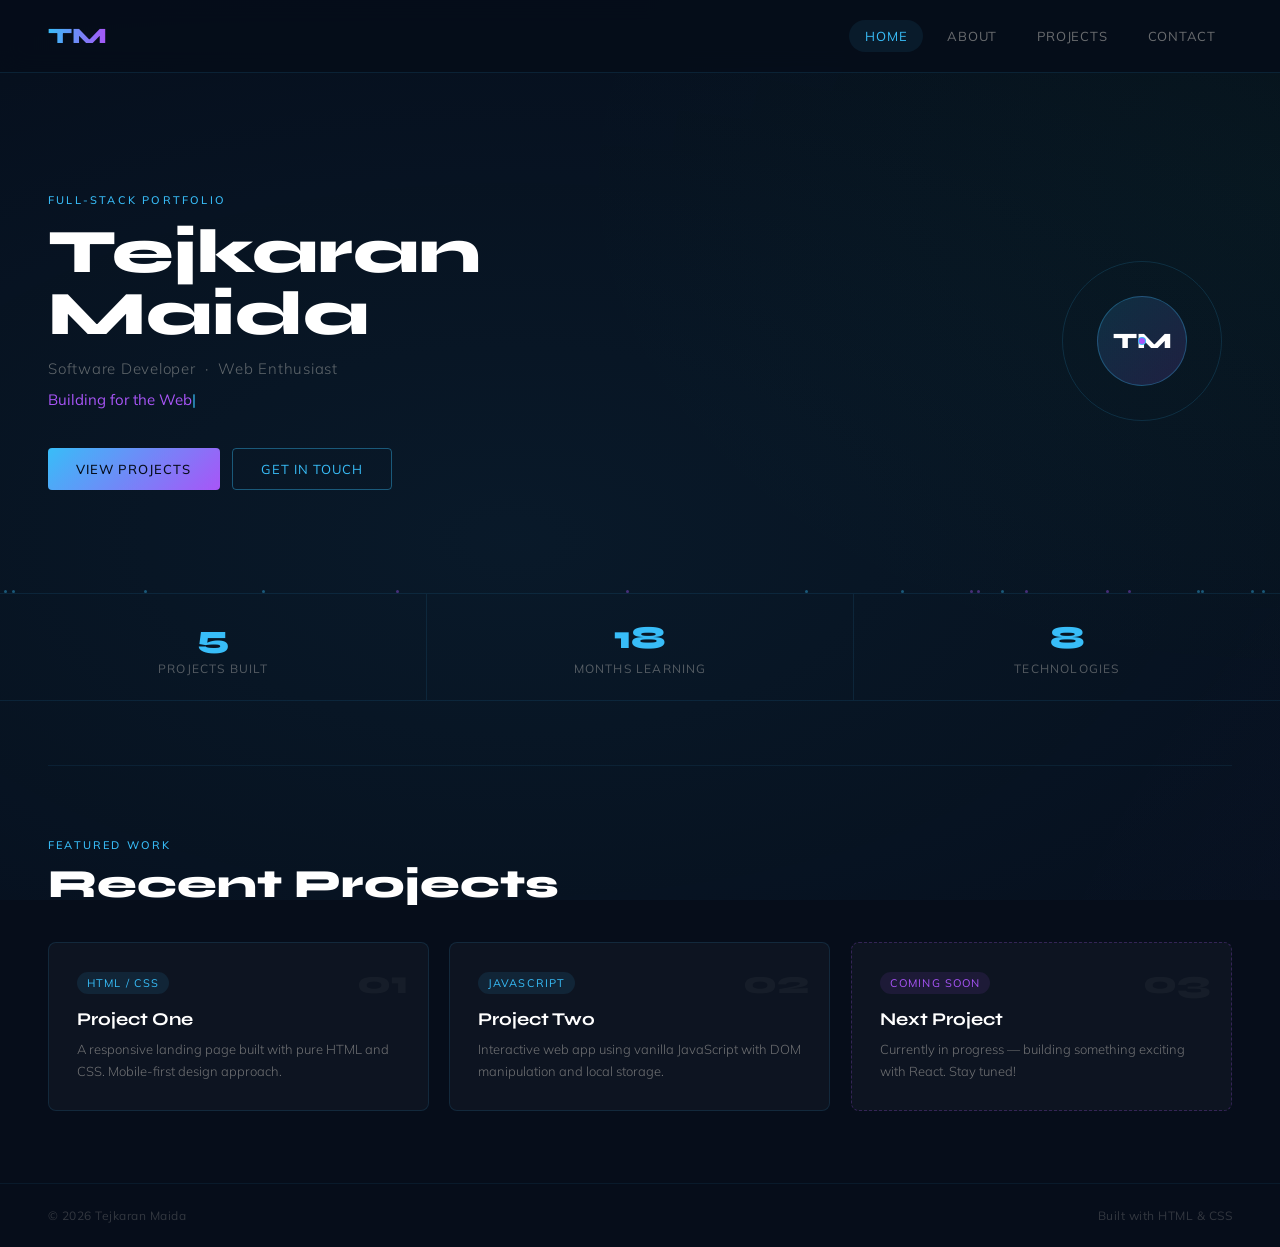
<file: files/index.html>
<!DOCTYPE html>
<html lang="en">
<head>
  <meta charset="UTF-8">
  <meta name="viewport" content="width=device-width, initial-scale=1.0">
  <title>Tejkaran Maida — Portfolio</title>
  <link rel="stylesheet" href="style.css">
  <style>
    /* ===== HOME PAGE SPECIFIC ===== */

    .hero-wrap {
      min-height: 520px;
      display: grid;
      grid-template-columns: 1fr auto;
      align-items: center;
      gap: 40px;
      padding: 80px 48px 64px;
      position: relative;
      z-index: 1;
    }

    #particles {
      position: absolute;
      inset: 0;
      pointer-events: none;
      overflow: hidden;
      z-index: 0;
    }

    .hero-text {
      position: relative;
      z-index: 1;
    }

    .hero-eyebrow {
      font-size: 11px;
      letter-spacing: 0.2em;
      text-transform: uppercase;
      color: var(--cyan);
      margin-bottom: 14px;
      font-weight: 500;
      animation: fadeLeft 0.8s ease both;
    }

    .hero-name {
      font-family: 'Syne', sans-serif;
      font-size: 62px;
      font-weight: 800;
      line-height: 1.0;
      color: #fff;
      margin-bottom: 14px;
      animation: fadeLeft 0.8s 0.15s ease both;
    }

    .hero-role {
      font-size: 15px;
      color: rgba(228, 224, 216, 0.4);
      font-weight: 300;
      letter-spacing: 0.05em;
      margin-bottom: 12px;
      animation: fadeLeft 0.8s 0.25s ease both;
    }

    .typed-line {
      font-size: 15px;
      color: var(--purple);
      margin-bottom: 36px;
      min-height: 22px;
      animation: fadeLeft 0.8s 0.35s ease both;
    }

    .cursor {
      animation: blink 1s infinite;
      color: var(--cyan);
    }

    .hero-cta {
      display: flex;
      gap: 12px;
      animation: fadeLeft 0.8s 0.45s ease both;
    }

    /* ===== ORBIT ===== */
    .orbit-wrap {
      width: 180px;
      height: 180px;
      position: relative;
      z-index: 1;
      display: flex;
      align-items: center;
      justify-content: center;
      animation: fadeRight 0.8s 0.3s ease both;
    }

    .orbit-ring {
      position: absolute;
      width: 160px;
      height: 160px;
      border-radius: 50%;
      border: 0.5px solid rgba(56, 189, 248, 0.15);
    }

    .orbit-dot {
      position: absolute;
      width: 8px;
      height: 8px;
      border-radius: 50%;
      background: var(--cyan);
      top: 50%; left: 50%;
      margin: -4px;
      animation: spinOrbit 4s linear infinite;
    }

    .orbit-dot2 {
      position: absolute;
      width: 6px;
      height: 6px;
      border-radius: 50%;
      background: var(--purple);
      top: 50%; left: 50%;
      margin: -3px;
      animation: spinOrbit 6s linear infinite reverse;
    }

    .orbit-center {
      width: 90px;
      height: 90px;
      border-radius: 50%;
      background: linear-gradient(135deg, rgba(56,189,248,0.15), rgba(168,85,247,0.15));
      border: 0.5px solid rgba(56, 189, 248, 0.3);
      display: flex;
      align-items: center;
      justify-content: center;
      font-family: 'Syne', sans-serif;
      font-size: 22px;
      font-weight: 800;
      color: #fff;
      animation: float 4s ease infinite;
    }

    @media (max-width: 768px) {
      .hero-wrap {
        grid-template-columns: 1fr;
        padding: 48px 24px 40px;
        gap: 40px;
      }
      .hero-name { font-size: 42px; }
      .orbit-wrap { margin: 0 auto; }
      .stats-bar { flex-direction: column; }
      .stat { border-right: none; border-bottom: 0.5px solid rgba(56,189,248,0.1); }
      .stat:last-child { border-bottom: none; }
    }
  </style>
</head>
<body>

  <!-- HEADER -->
  <header>
    <a class="logo" href="index.html">TM</a>
    <nav>
      <a href="index.html" class="active">Home</a>
      <a href="about.html">About</a>
      <a href="projects.html">Projects</a>
      <a href="contact.html">Contact</a>
    </nav>
  </header>

  <!-- HERO -->
  <section class="hero-wrap">
    <div id="particles"></div>

    <div class="hero-text">
      <p class="hero-eyebrow">Full-Stack Portfolio</p>
      <h1 class="hero-name">Tejkaran<br>Maida</h1>
      <p class="hero-role">Software Developer &nbsp;·&nbsp; Web Enthusiast</p>
      <p class="typed-line"><span id="typed"></span><span class="cursor">|</span></p>
      <div class="hero-cta">
        <a href="projects.html" class="btn-primary">View Projects</a>
        <a href="contact.html" class="btn-outline">Get in Touch</a>
      </div>
    </div>

    <div class="orbit-wrap">
      <div class="orbit-ring"></div>
      <div class="orbit-dot"></div>
      <div class="orbit-dot2"></div>
      <div class="orbit-center">TM</div>
    </div>
  </section>

  <!-- STATS BAR -->
  <div class="stats-bar">
    <div class="stat">
      <div class="stat-num" id="c1">0</div>
      <div class="stat-label">Projects Built</div>
    </div>
    <div class="stat">
      <div class="stat-num" id="c2">0</div>
      <div class="stat-label">Months Learning</div>
    </div>
    <div class="stat">
      <div class="stat-num" id="c3">0</div>
      <div class="stat-label">Technologies</div>
    </div>
  </div>

  <div class="divider" style="margin-top: 64px;"></div>

  <!-- MINI PROJECTS PREVIEW -->
  <section class="section-pad">
    <p class="section-eyebrow">Featured Work</p>
    <h2 class="section-title">Recent Projects</h2>
    <div class="proj-grid">
      <a class="proj-card" href="projects.html">
        <span class="proj-tag">HTML / CSS</span>
        <div class="proj-num">01</div>
        <h3>Project One</h3>
        <p>A responsive landing page built with pure HTML and CSS. Mobile-first design approach.</p>
      </a>
      <a class="proj-card" href="projects.html">
        <span class="proj-tag">JavaScript</span>
        <div class="proj-num">02</div>
        <h3>Project Two</h3>
        <p>Interactive web app using vanilla JavaScript with DOM manipulation and local storage.</p>
      </a>
      <a class="proj-card" href="projects.html" style="border-style:dashed; border-color:rgba(168,85,247,0.25);">
        <span class="proj-tag" style="background:rgba(168,85,247,0.1); color:var(--purple);">Coming Soon</span>
        <div class="proj-num">03</div>
        <h3>Next Project</h3>
        <p>Currently in progress — building something exciting with React. Stay tuned!</p>
      </a>
    </div>
  </section>

  <!-- FOOTER -->
  <footer>
    <span>© 2026 Tejkaran Maida</span>
    <span>Built with HTML &amp; CSS</span>
  </footer>

  <script>
    // Typing animation
    const phrases = ['Building for the Web', 'Learning Every Day', 'HTML · CSS · JS', 'Creating Cool Stuff'];
    let pi = 0, ci = 0, del = false;

    function typeLoop() {
      const el = document.getElementById('typed');
      if (!el) return;
      const phrase = phrases[pi];
      if (!del) {
        el.textContent = phrase.slice(0, ci + 1);
        ci++;
        if (ci === phrase.length) { del = true; setTimeout(typeLoop, 1400); return; }
      } else {
        el.textContent = phrase.slice(0, ci - 1);
        ci--;
        if (ci === 0) { del = false; pi = (pi + 1) % phrases.length; }
      }
      setTimeout(typeLoop, del ? 55 : 90);
    }
    typeLoop();

    // Count-up numbers
    function countUp(id, target, dur) {
      const el = document.getElementById(id);
      if (!el) return;
      let start = 0;
      const step = target / 60;
      const t = dur / 60;
      const iv = setInterval(() => {
        start += step;
        if (start >= target) { el.textContent = target; clearInterval(iv); }
        else { el.textContent = Math.floor(start); }
      }, t);
    }
    setTimeout(() => { countUp('c1', 5, 1200); countUp('c2', 18, 1400); countUp('c3', 8, 1000); }, 400);

    // Floating particles
    const pc = document.getElementById('particles');
    if (pc) {
      for (let i = 0; i < 18; i++) {
        const d = document.createElement('div');
        d.className = 'particle';
        d.style.left = Math.random() * 100 + '%';
        d.style.bottom = '0';
        d.style.setProperty('--d', (3 + Math.random() * 5) + 's');
        d.style.setProperty('--dl', (Math.random() * 4) + 's');
        d.style.background = Math.random() > 0.5 ? '#38bdf8' : '#a855f7';
        pc.appendChild(d);
      }
    }
  </script>

</body>
</html>
</file>
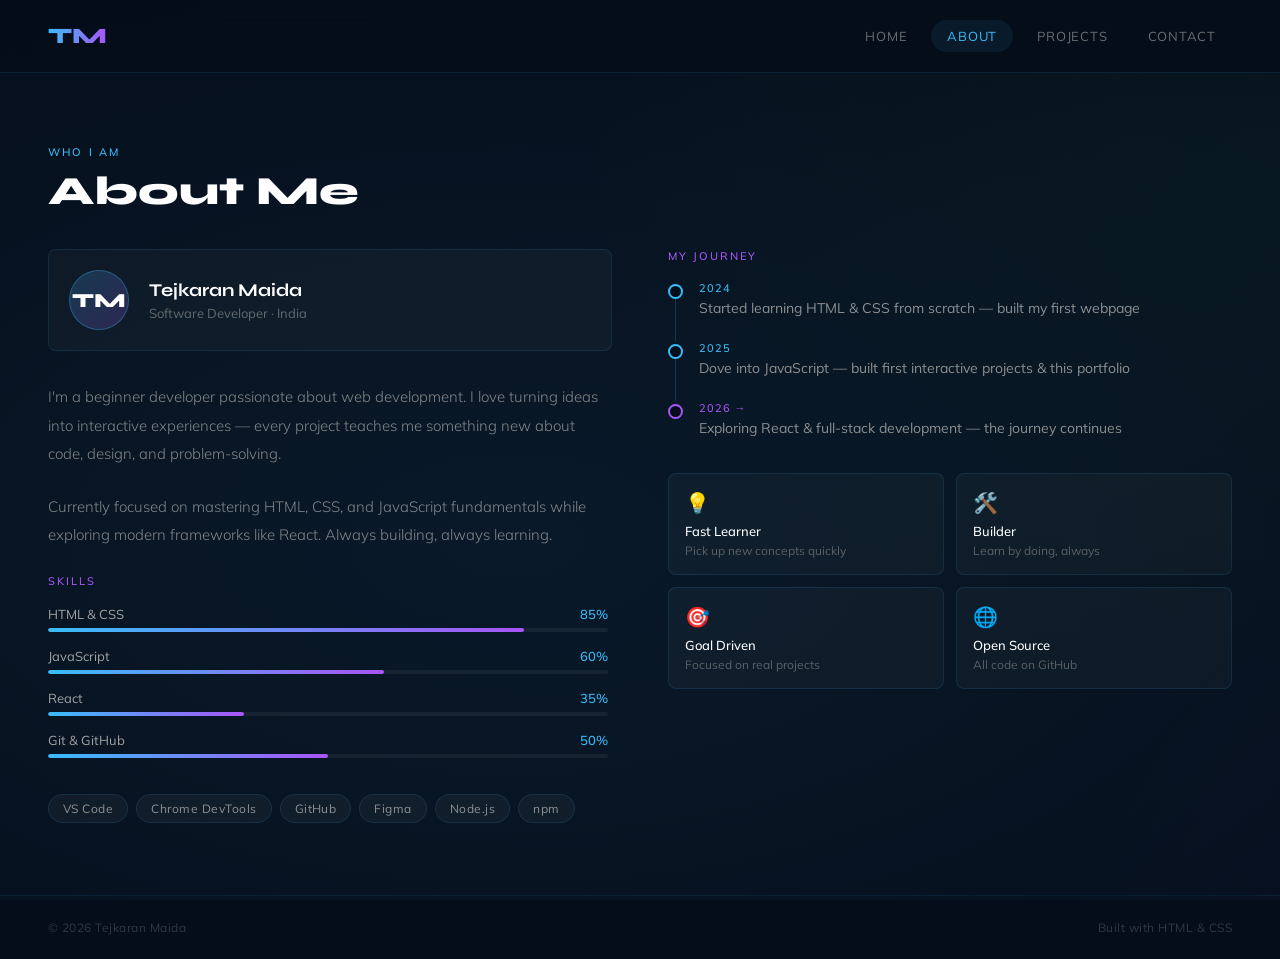
<file: files/about.html>
<!DOCTYPE html>
<html lang="en">
<head>
  <meta charset="UTF-8">
  <meta name="viewport" content="width=device-width, initial-scale=1.0">
  <title>About — Tejkaran Maida</title>
  <link rel="stylesheet" href="style.css">
  <style>
    /* ===== ABOUT PAGE SPECIFIC ===== */

    .about-grid {
      display: grid;
      grid-template-columns: 1fr 1fr;
      gap: 56px;
      align-items: start;
    }

    .about-text {
      font-size: 15px;
      color: rgba(228, 224, 216, 0.55);
      line-height: 1.9;
      font-weight: 300;
      margin-bottom: 24px;
      animation: fadeLeft 0.7s ease both;
    }

    .about-text:nth-child(2) { animation-delay: 0.1s; }

    /* Avatar block */
    .avatar-block {
      display: flex;
      align-items: center;
      gap: 20px;
      padding: 20px;
      background: rgba(255, 255, 255, 0.03);
      border: 0.5px solid var(--border);
      border-radius: 8px;
      margin-bottom: 32px;
      animation: fadeLeft 0.7s 0.2s ease both;
    }

    .avatar-circle {
      width: 60px;
      height: 60px;
      border-radius: 50%;
      background: linear-gradient(135deg, rgba(56,189,248,0.2), rgba(168,85,247,0.2));
      border: 1px solid rgba(56,189,248,0.3);
      display: flex;
      align-items: center;
      justify-content: center;
      font-family: 'Syne', sans-serif;
      font-size: 20px;
      font-weight: 800;
      color: #fff;
      flex-shrink: 0;
      animation: float 4s ease infinite;
    }

    .avatar-info h3 {
      font-family: 'Syne', sans-serif;
      font-size: 18px;
      color: #fff;
      margin-bottom: 4px;
    }

    .avatar-info p {
      font-size: 13px;
      color: rgba(228, 224, 216, 0.4);
    }

    /* Skills */
    .skills-heading {
      font-size: 11px;
      letter-spacing: 0.18em;
      text-transform: uppercase;
      color: var(--purple);
      margin-bottom: 18px;
      font-weight: 500;
    }

    /* Tools badges */
    .tools-wrap {
      display: flex;
      flex-wrap: wrap;
      gap: 8px;
      margin-top: 36px;
      animation: fadeUp 0.7s 0.4s ease both;
    }

    .tool-badge {
      padding: 6px 14px;
      background: rgba(255, 255, 255, 0.04);
      border: 0.5px solid var(--border);
      border-radius: 20px;
      font-size: 12px;
      color: rgba(228, 224, 216, 0.6);
      letter-spacing: 0.04em;
      transition: border-color 0.25s, color 0.25s;
    }

    .tool-badge:hover {
      border-color: var(--cyan);
      color: var(--cyan);
    }

    /* Right column — timeline */
    .timeline-heading {
      font-size: 11px;
      letter-spacing: 0.18em;
      text-transform: uppercase;
      color: var(--purple);
      margin-bottom: 18px;
      font-weight: 500;
      animation: fadeRight 0.7s ease both;
    }

    /* Fun facts */
    .facts-grid {
      display: grid;
      grid-template-columns: 1fr 1fr;
      gap: 12px;
      margin-top: 36px;
      animation: fadeRight 0.7s 0.3s ease both;
    }

    .fact-card {
      padding: 16px;
      background: rgba(255, 255, 255, 0.03);
      border: 0.5px solid var(--border);
      border-radius: 8px;
      transition: border-color 0.25s, transform 0.25s;
    }

    .fact-card:hover {
      border-color: rgba(168, 85, 247, 0.35);
      transform: translateY(-3px);
    }

    .fact-icon {
      font-size: 20px;
      margin-bottom: 8px;
    }

    .fact-title {
      font-size: 13px;
      color: #fff;
      font-weight: 500;
      margin-bottom: 4px;
    }

    .fact-sub {
      font-size: 12px;
      color: rgba(228, 224, 216, 0.35);
    }

    @media (max-width: 768px) {
      .about-grid { grid-template-columns: 1fr; gap: 40px; }
      .facts-grid  { grid-template-columns: 1fr; }
    }
  </style>
</head>
<body>

  <!-- HEADER -->
  <header>
    <a class="logo" href="index.html">TM</a>
    <nav>
      <a href="index.html">Home</a>
      <a href="about.html" class="active">About</a>
      <a href="projects.html">Projects</a>
      <a href="contact.html">Contact</a>
    </nav>
  </header>

  <!-- ABOUT -->
  <section class="section-pad">
    <p class="section-eyebrow">Who I Am</p>
    <h2 class="section-title">About Me</h2>

    <div class="about-grid">

      <!-- LEFT: Bio + Skills -->
      <div>
        <div class="avatar-block">
          <div class="avatar-circle">TM</div>
          <div class="avatar-info">
            <h3>Tejkaran Maida</h3>
            <p>Software Developer · India</p>
          </div>
        </div>

        <p class="about-text">
          I'm a beginner developer passionate about web development. I love turning ideas into
          interactive experiences — every project teaches me something new about code, design,
          and problem-solving.
        </p>
        <p class="about-text">
          Currently focused on mastering HTML, CSS, and JavaScript fundamentals while exploring
          modern frameworks like React. Always building, always learning.
        </p>

        <p class="skills-heading">Skills</p>
        <div class="skill-list">
          <div class="skill-row">
            <div class="skill-top"><span class="skill-name">HTML &amp; CSS</span><span class="skill-pct">85%</span></div>
            <div class="skill-track"><div class="skill-fill" style="--w:85%;"></div></div>
          </div>
          <div class="skill-row">
            <div class="skill-top"><span class="skill-name">JavaScript</span><span class="skill-pct">60%</span></div>
            <div class="skill-track"><div class="skill-fill" style="--w:60%; animation-delay:0.15s;"></div></div>
          </div>
          <div class="skill-row">
            <div class="skill-top"><span class="skill-name">React</span><span class="skill-pct">35%</span></div>
            <div class="skill-track"><div class="skill-fill" style="--w:35%; animation-delay:0.3s;"></div></div>
          </div>
          <div class="skill-row">
            <div class="skill-top"><span class="skill-name">Git &amp; GitHub</span><span class="skill-pct">50%</span></div>
            <div class="skill-track"><div class="skill-fill" style="--w:50%; animation-delay:0.45s;"></div></div>
          </div>
        </div>

        <div class="tools-wrap">
          <span class="tool-badge">VS Code</span>
          <span class="tool-badge">Chrome DevTools</span>
          <span class="tool-badge">GitHub</span>
          <span class="tool-badge">Figma</span>
          <span class="tool-badge">Node.js</span>
          <span class="tool-badge">npm</span>
        </div>
      </div>

      <!-- RIGHT: Timeline + Facts -->
      <div>
        <p class="timeline-heading">My Journey</p>
        <div class="timeline">
          <div class="tl-item">
            <div class="tl-dot"></div>
            <div class="tl-line"></div>
            <div>
              <div class="tl-year">2024</div>
              <div class="tl-event">Started learning HTML &amp; CSS from scratch — built my first webpage</div>
            </div>
          </div>
          <div class="tl-item">
            <div class="tl-dot"></div>
            <div class="tl-line"></div>
            <div>
              <div class="tl-year">2025</div>
              <div class="tl-event">Dove into JavaScript — built first interactive projects &amp; this portfolio</div>
            </div>
          </div>
          <div class="tl-item" style="padding-bottom:0;">
            <div class="tl-dot purple"></div>
            <div>
              <div class="tl-year purple">2026 →</div>
              <div class="tl-event">Exploring React &amp; full-stack development — the journey continues</div>
            </div>
          </div>
        </div>

        <div class="facts-grid">
          <div class="fact-card">
            <div class="fact-icon">💡</div>
            <div class="fact-title">Fast Learner</div>
            <div class="fact-sub">Pick up new concepts quickly</div>
          </div>
          <div class="fact-card">
            <div class="fact-icon">🛠️</div>
            <div class="fact-title">Builder</div>
            <div class="fact-sub">Learn by doing, always</div>
          </div>
          <div class="fact-card">
            <div class="fact-icon">🎯</div>
            <div class="fact-title">Goal Driven</div>
            <div class="fact-sub">Focused on real projects</div>
          </div>
          <div class="fact-card">
            <div class="fact-icon">🌐</div>
            <div class="fact-title">Open Source</div>
            <div class="fact-sub">All code on GitHub</div>
          </div>
        </div>
      </div>

    </div>
  </section>

  <!-- FOOTER -->
  <footer>
    <span>© 2026 Tejkaran Maida</span>
    <span>Built with HTML &amp; CSS</span>
  </footer>

</body>
</html>
</file>
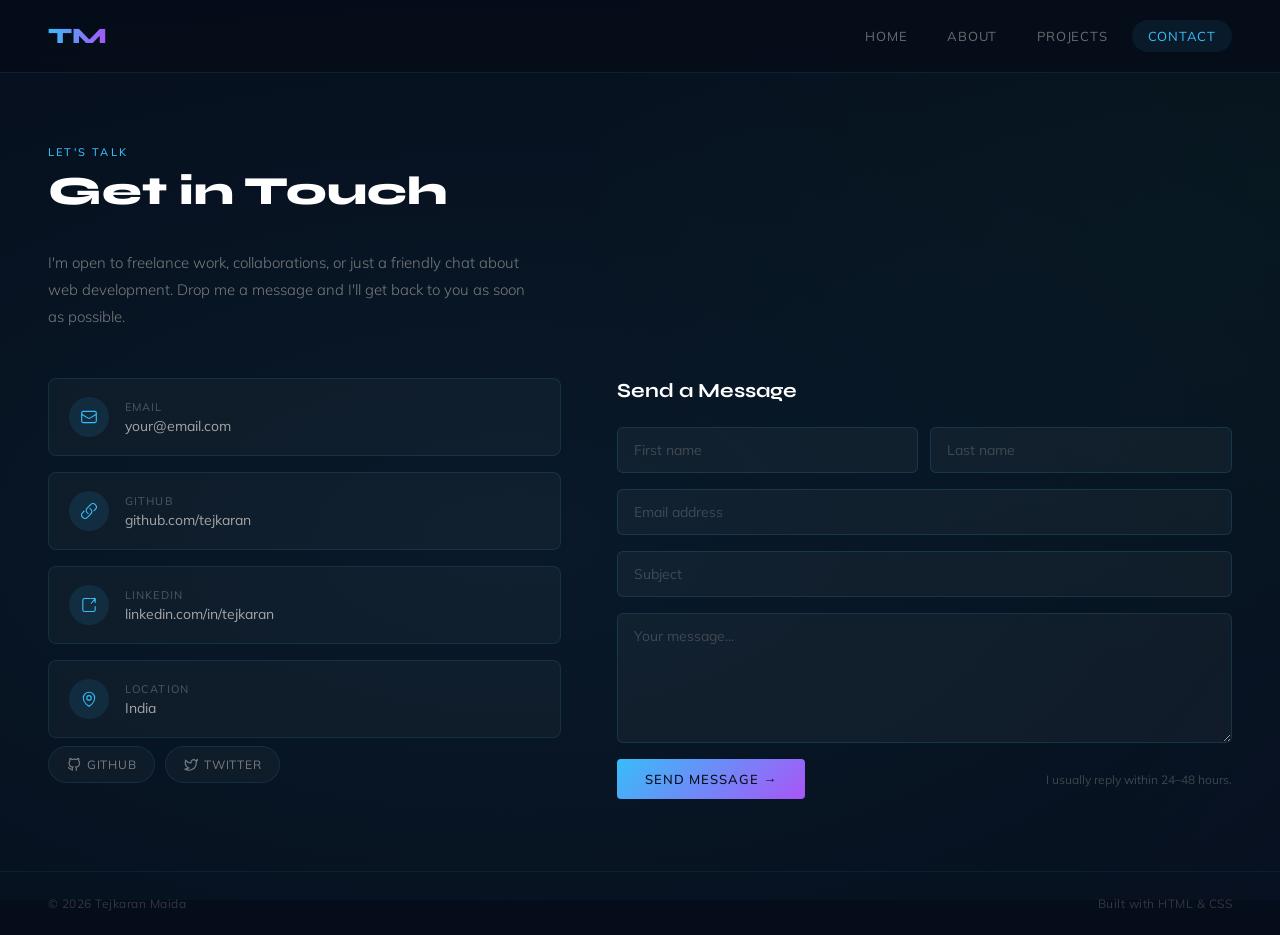
<file: files/contact.html>
<!DOCTYPE html>
<html lang="en">
<head>
  <meta charset="UTF-8">
  <meta name="viewport" content="width=device-width, initial-scale=1.0">
  <title>Contact — Tejkaran Maida</title>
  <link rel="stylesheet" href="style.css">
  <style>
    /* ===== CONTACT PAGE SPECIFIC ===== */

    .contact-intro {
      font-size: 15px;
      color: rgba(228, 224, 216, 0.5);
      line-height: 1.8;
      font-weight: 300;
      max-width: 480px;
      margin-bottom: 48px;
      animation: fadeUp 0.6s ease both;
    }

    .contact-grid {
      display: grid;
      grid-template-columns: 1fr 1.2fr;
      gap: 56px;
      align-items: start;
    }

    /* Info side */
    .contact-info { display: flex; flex-direction: column; gap: 16px; }

    .contact-item {
      display: flex;
      align-items: center;
      gap: 16px;
      padding: 18px 20px;
      background: rgba(255, 255, 255, 0.03);
      border: 0.5px solid var(--border);
      border-radius: 8px;
      transition: border-color 0.25s, transform 0.25s;
      animation: fadeLeft 0.6s ease both;
      text-decoration: none;
    }

    .contact-item:nth-child(2) { animation-delay: 0.1s; }
    .contact-item:nth-child(3) { animation-delay: 0.2s; }
    .contact-item:nth-child(4) { animation-delay: 0.3s; }

    .contact-item:hover {
      border-color: var(--border-hover);
      transform: translateX(6px);
    }

    .contact-icon {
      width: 40px;
      height: 40px;
      border-radius: 50%;
      background: rgba(56, 189, 248, 0.1);
      display: flex;
      align-items: center;
      justify-content: center;
      flex-shrink: 0;
    }

    .contact-icon svg {
      width: 18px;
      height: 18px;
      stroke: var(--cyan);
      fill: none;
      stroke-width: 1.5;
    }

    .contact-label {
      font-size: 11px;
      color: rgba(228, 224, 216, 0.3);
      text-transform: uppercase;
      letter-spacing: 0.1em;
      margin-bottom: 3px;
    }

    .contact-val {
      font-size: 14px;
      color: rgba(228, 224, 216, 0.7);
    }

    /* Social links */
    .social-row {
      display: flex;
      gap: 10px;
      margin-top: 8px;
      animation: fadeLeft 0.6s 0.4s ease both;
    }

    .social-btn {
      padding: 10px 18px;
      background: rgba(255, 255, 255, 0.03);
      border: 0.5px solid var(--border);
      border-radius: 20px;
      font-size: 12px;
      color: rgba(228, 224, 216, 0.5);
      text-decoration: none;
      letter-spacing: 0.06em;
      text-transform: uppercase;
      transition: all 0.25s;
      display: flex;
      align-items: center;
      gap: 6px;
    }

    .social-btn:hover {
      border-color: var(--cyan);
      color: var(--cyan);
      background: rgba(56, 189, 248, 0.06);
    }

    /* Form side */
    .contact-form {
      display: flex;
      flex-direction: column;
      gap: 16px;
      animation: fadeRight 0.7s 0.2s ease both;
    }

    .form-title {
      font-family: 'Syne', sans-serif;
      font-size: 20px;
      font-weight: 700;
      color: #fff;
      margin-bottom: 8px;
    }

    .form-row {
      display: grid;
      grid-template-columns: 1fr 1fr;
      gap: 12px;
    }

    .cf-input {
      width: 100%;
      padding: 13px 16px;
      background: rgba(255, 255, 255, 0.04);
      border: 0.5px solid rgba(56, 189, 248, 0.15);
      border-radius: 6px;
      color: var(--text);
      font-family: 'Mulish', sans-serif;
      font-size: 14px;
      outline: none;
      transition: border-color 0.25s, background 0.25s;
    }

    .cf-input:focus {
      border-color: rgba(56, 189, 248, 0.5);
      background: rgba(56, 189, 248, 0.03);
    }

    .cf-input::placeholder {
      color: rgba(228, 224, 216, 0.22);
    }

    textarea.cf-input {
      min-height: 130px;
      resize: vertical;
      font-family: 'Mulish', sans-serif;
    }

    .form-submit {
      display: flex;
      align-items: center;
      justify-content: space-between;
      gap: 16px;
      flex-wrap: wrap;
    }

    .form-note {
      font-size: 12px;
      color: rgba(228, 224, 216, 0.25);
    }

    /* Success message */
    .form-success {
      display: none;
      padding: 16px 20px;
      background: rgba(56, 189, 248, 0.06);
      border: 0.5px solid rgba(56, 189, 248, 0.3);
      border-radius: 8px;
      font-size: 14px;
      color: var(--cyan);
      animation: fadeUp 0.4s ease both;
    }

    @media (max-width: 768px) {
      .contact-grid { grid-template-columns: 1fr; gap: 40px; }
      .form-row { grid-template-columns: 1fr; }
    }
  </style>
</head>
<body>

  <!-- HEADER -->
  <header>
    <a class="logo" href="index.html">TM</a>
    <nav>
      <a href="index.html">Home</a>
      <a href="about.html">About</a>
      <a href="projects.html">Projects</a>
      <a href="contact.html" class="active">Contact</a>
    </nav>
  </header>

  <!-- CONTACT -->
  <section class="section-pad">
    <p class="section-eyebrow">Let's Talk</p>
    <h2 class="section-title">Get in Touch</h2>
    <p class="contact-intro">
      I'm open to freelance work, collaborations, or just a friendly chat about web development.
      Drop me a message and I'll get back to you as soon as possible.
    </p>

    <div class="contact-grid">

      <!-- LEFT: Info -->
      <div>
        <div class="contact-info">
          <a class="contact-item" href="mailto:your@email.com">
            <div class="contact-icon">
              <svg viewBox="0 0 24 24">
                <path stroke-linecap="round" stroke-linejoin="round" d="M21.75 6.75v10.5a2.25 2.25 0 01-2.25 2.25h-15a2.25 2.25 0 01-2.25-2.25V6.75m19.5 0A2.25 2.25 0 0019.5 4.5h-15a2.25 2.25 0 00-2.25 2.25m19.5 0v.243a2.25 2.25 0 01-1.07 1.916l-7.5 4.615a2.25 2.25 0 01-2.36 0L3.32 8.91a2.25 2.25 0 01-1.07-1.916V6.75"/>
              </svg>
            </div>
            <div>
              <div class="contact-label">Email</div>
              <div class="contact-val">your@email.com</div>
            </div>
          </a>

          <a class="contact-item" href="https://github.com/tejkaran" target="_blank">
            <div class="contact-icon">
              <svg viewBox="0 0 24 24">
                <path stroke-linecap="round" stroke-linejoin="round" d="M13.19 8.688a4.5 4.5 0 011.242 7.244l-4.5 4.5a4.5 4.5 0 01-6.364-6.364l1.757-1.757m13.35-.622l1.757-1.757a4.5 4.5 0 00-6.364-6.364l-4.5 4.5a4.5 4.5 0 001.242 7.244"/>
              </svg>
            </div>
            <div>
              <div class="contact-label">GitHub</div>
              <div class="contact-val">github.com/tejkaran</div>
            </div>
          </a>

          <a class="contact-item" href="https://linkedin.com" target="_blank">
            <div class="contact-icon">
              <svg viewBox="0 0 24 24">
                <path stroke-linecap="round" stroke-linejoin="round" d="M20.25 14.15v4.075c0 1.313-1.063 2.375-2.375 2.375H6.125A2.375 2.375 0 013.75 18.225V5.775C3.75 4.463 4.813 3.4 6.125 3.4h7.35"/>
                <path stroke-linecap="round" stroke-linejoin="round" d="M15 3.4h5.25v5.25M15 9.65l5.25-6.25"/>
              </svg>
            </div>
            <div>
              <div class="contact-label">LinkedIn</div>
              <div class="contact-val">linkedin.com/in/tejkaran</div>
            </div>
          </a>

          <div class="contact-item" style="cursor:default;">
            <div class="contact-icon">
              <svg viewBox="0 0 24 24">
                <path stroke-linecap="round" stroke-linejoin="round" d="M15 10.5a3 3 0 11-6 0 3 3 0 016 0z"/>
                <path stroke-linecap="round" stroke-linejoin="round" d="M19.5 10.5c0 7.142-7.5 11.25-7.5 11.25S4.5 17.642 4.5 10.5a7.5 7.5 0 1115 0z"/>
              </svg>
            </div>
            <div>
              <div class="contact-label">Location</div>
              <div class="contact-val">India</div>
            </div>
          </div>
        </div>

        <div class="social-row">
          <a class="social-btn" href="https://github.com/tejkaran" target="_blank">
            <svg width="14" height="14" viewBox="0 0 24 24" fill="none" stroke="currentColor" stroke-width="2"><path d="M9 19c-5 1.5-5-2.5-7-3m14 6v-3.87a3.37 3.37 0 0 0-.94-2.61c3.14-.35 6.44-1.54 6.44-7A5.44 5.44 0 0 0 20 4.77 5.07 5.07 0 0 0 19.91 1S18.73.65 16 2.48a13.38 13.38 0 0 0-7 0C6.27.65 5.09 1 5.09 1A5.07 5.07 0 0 0 5 4.77a5.44 5.44 0 0 0-1.5 3.78c0 5.42 3.3 6.61 6.44 7A3.37 3.37 0 0 0 9 18.13V22"/></svg>
            GitHub
          </a>
          <a class="social-btn" href="https://twitter.com" target="_blank">
            <svg width="14" height="14" viewBox="0 0 24 24" fill="none" stroke="currentColor" stroke-width="2"><path d="M23 3a10.9 10.9 0 0 1-3.14 1.53 4.48 4.48 0 0 0-7.86 3v1A10.66 10.66 0 0 1 3 4s-4 9 5 13a11.64 11.64 0 0 1-7 2c9 5 20 0 20-11.5a4.5 4.5 0 0 0-.08-.83A7.72 7.72 0 0 0 23 3z"/></svg>
            Twitter
          </a>
        </div>
      </div>

      <!-- RIGHT: Form -->
      <div class="contact-form">
        <h3 class="form-title">Send a Message</h3>

        <div class="form-row">
          <input class="cf-input" type="text" id="fname" placeholder="First name" required>
          <input class="cf-input" type="text" id="lname" placeholder="Last name">
        </div>
        <input class="cf-input" type="email" id="femail" placeholder="Email address" required>
        <input class="cf-input" type="text" id="fsubject" placeholder="Subject">
        <textarea class="cf-input" id="fmessage" placeholder="Your message..."></textarea>

        <div class="form-submit">
          <button class="btn-primary" onclick="submitForm()">Send Message &rarr;</button>
          <span class="form-note">I usually reply within 24–48 hours.</span>
        </div>

        <div class="form-success" id="form-success">
          ✓ &nbsp;Message received! I'll get back to you soon.
        </div>
      </div>

    </div>
  </section>

  <!-- FOOTER -->
  <footer>
    <span>© 2026 Tejkaran Maida</span>
    <span>Built with HTML &amp; CSS</span>
  </footer>

  <script>
    function submitForm() {
      const name = document.getElementById('fname').value.trim();
      const email = document.getElementById('femail').value.trim();
      const msg = document.getElementById('fmessage').value.trim();

      if (!name || !email || !msg) {
        alert('Please fill in your name, email, and message.');
        return;
      }

      // Show success message
      document.getElementById('form-success').style.display = 'block';

      // Clear fields
      ['fname','lname','femail','fsubject','fmessage'].forEach(id => {
        document.getElementById(id).value = '';
      });
    }
  </script>

</body>
</html>
</file>
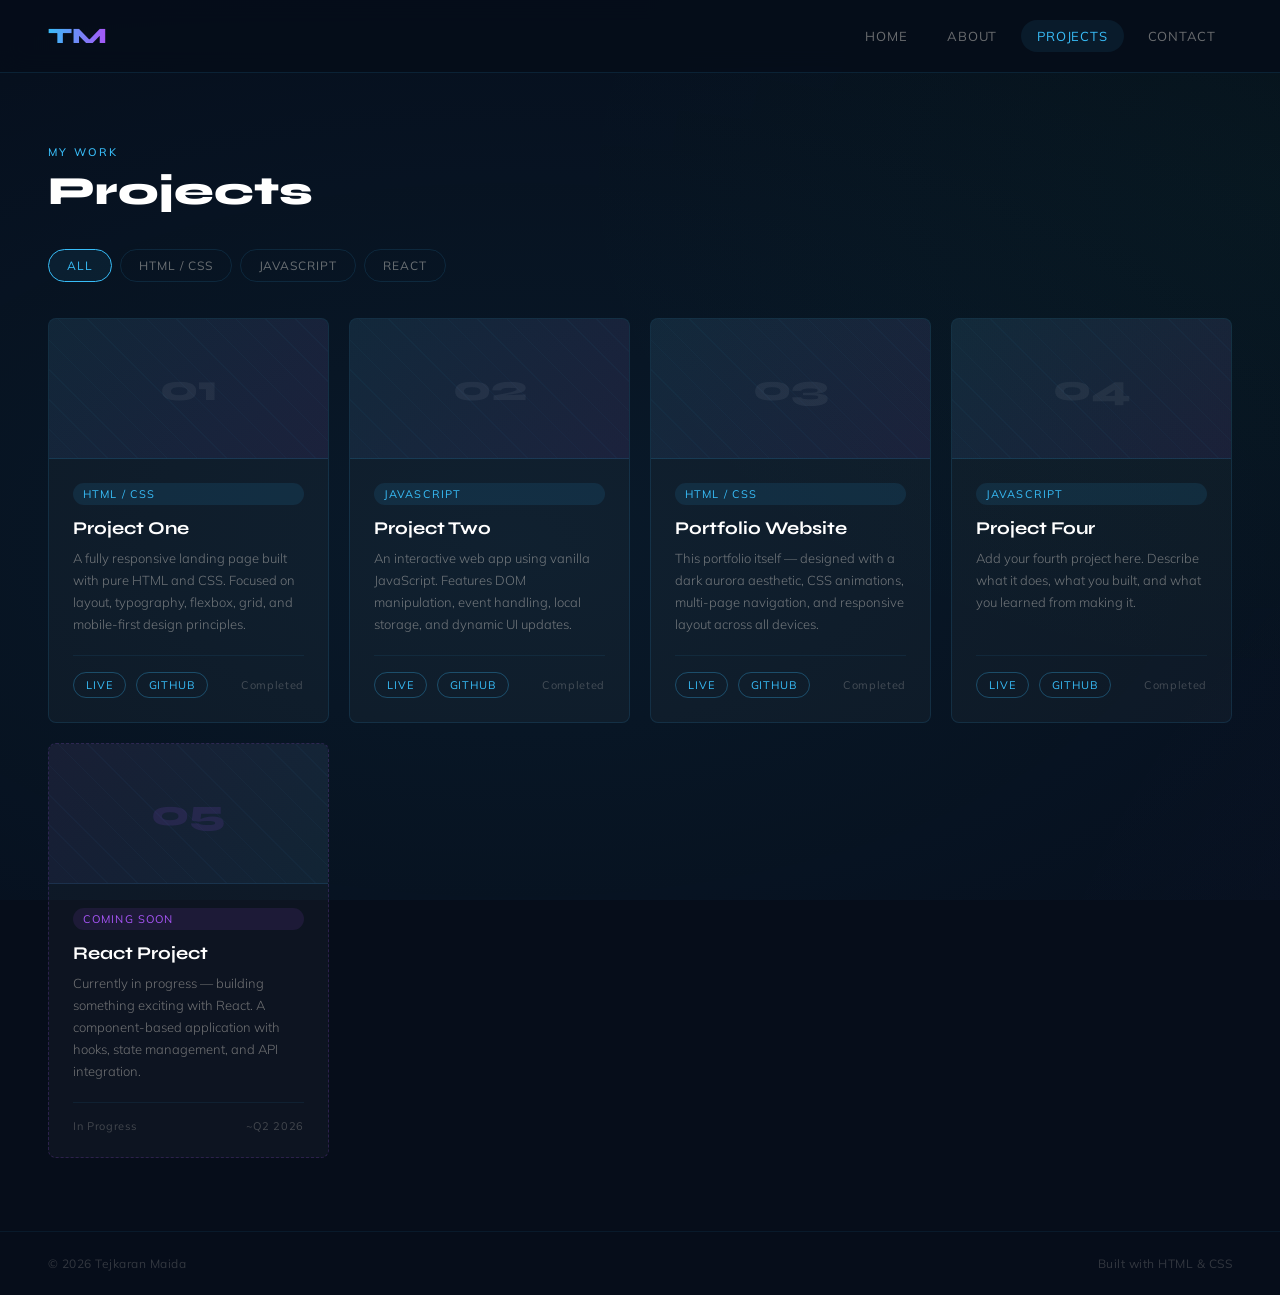
<file: files/projects.html>
<!DOCTYPE html>
<html lang="en">
<head>
  <meta charset="UTF-8">
  <meta name="viewport" content="width=device-width, initial-scale=1.0">
  <title>Projects — Tejkaran Maida</title>
  <link rel="stylesheet" href="style.css">
  <style>
    /* ===== PROJECTS PAGE SPECIFIC ===== */

    /* Filter bar */
    .filter-bar {
      display: flex;
      gap: 8px;
      flex-wrap: wrap;
      margin-bottom: 36px;
      animation: fadeUp 0.6s ease both;
    }

    .filter-btn {
      padding: 8px 18px;
      background: transparent;
      border: 0.5px solid var(--border);
      border-radius: 20px;
      color: rgba(228, 224, 216, 0.45);
      font-size: 12px;
      font-family: 'Mulish', sans-serif;
      letter-spacing: 0.08em;
      text-transform: uppercase;
      cursor: pointer;
      transition: all 0.25s;
    }

    .filter-btn:hover,
    .filter-btn.active {
      border-color: var(--cyan);
      color: var(--cyan);
      background: rgba(56, 189, 248, 0.07);
    }

    /* Extended project card */
    .proj-full-grid {
      display: grid;
      grid-template-columns: repeat(auto-fill, minmax(260px, 1fr));
      gap: 20px;
    }

    .proj-card-full {
      background: rgba(255, 255, 255, 0.03);
      border: 0.5px solid var(--border);
      border-radius: 8px;
      overflow: hidden;
      transition: border-color 0.3s, transform 0.3s;
      animation: scaleIn 0.6s ease both;
      display: flex;
      flex-direction: column;
    }

    .proj-card-full:nth-child(2) { animation-delay: 0.08s; }
    .proj-card-full:nth-child(3) { animation-delay: 0.16s; }
    .proj-card-full:nth-child(4) { animation-delay: 0.24s; }
    .proj-card-full:nth-child(5) { animation-delay: 0.32s; }

    .proj-card-full:hover {
      border-color: var(--border-hover);
      transform: translateY(-6px);
    }

    .proj-thumb {
      height: 140px;
      background: linear-gradient(135deg, rgba(56,189,248,0.08), rgba(168,85,247,0.08));
      border-bottom: 0.5px solid var(--border);
      display: flex;
      align-items: center;
      justify-content: center;
      position: relative;
      overflow: hidden;
    }

    .proj-thumb::before {
      content: '';
      position: absolute;
      inset: 0;
      background: repeating-linear-gradient(
        45deg,
        transparent,
        transparent 20px,
        rgba(56,189,248,0.03) 20px,
        rgba(56,189,248,0.03) 21px
      );
    }

    .proj-thumb-label {
      font-family: 'Syne', sans-serif;
      font-size: 36px;
      font-weight: 800;
      color: rgba(255, 255, 255, 0.06);
      position: relative;
      z-index: 1;
    }

    .proj-body {
      padding: 24px;
      flex: 1;
      display: flex;
      flex-direction: column;
    }

    .proj-card-full .proj-tag { margin-bottom: 12px; }

    .proj-card-full h3 {
      font-family: 'Syne', sans-serif;
      font-size: 18px;
      color: #fff;
      margin-bottom: 8px;
    }

    .proj-card-full p {
      font-size: 13px;
      color: rgba(228, 224, 216, 0.45);
      line-height: 1.7;
      font-weight: 300;
      flex: 1;
    }

    .proj-footer {
      display: flex;
      justify-content: space-between;
      align-items: center;
      margin-top: 20px;
      padding-top: 16px;
      border-top: 0.5px solid rgba(56, 189, 248, 0.08);
    }

    .proj-links {
      display: flex;
      gap: 10px;
    }

    .proj-link {
      font-size: 11px;
      letter-spacing: 0.08em;
      text-transform: uppercase;
      color: var(--cyan);
      text-decoration: none;
      padding: 5px 12px;
      border: 0.5px solid rgba(56, 189, 248, 0.3);
      border-radius: 20px;
      transition: all 0.2s;
    }

    .proj-link:hover {
      background: rgba(56, 189, 248, 0.08);
    }

    .proj-status {
      font-size: 11px;
      color: rgba(228, 224, 216, 0.25);
      letter-spacing: 0.06em;
    }

    /* Coming soon card */
    .proj-card-full.coming-soon {
      border-style: dashed;
      border-color: rgba(168, 85, 247, 0.2);
    }

    .proj-card-full.coming-soon:hover {
      border-color: rgba(168, 85, 247, 0.4);
    }

    .proj-card-full.coming-soon .proj-thumb {
      background: linear-gradient(135deg, rgba(168,85,247,0.06), rgba(56,189,248,0.06));
    }

    @media (max-width: 768px) {
      .proj-full-grid { grid-template-columns: 1fr; }
    }
  </style>
</head>
<body>

  <!-- HEADER -->
  <header>
    <a class="logo" href="index.html">TM</a>
    <nav>
      <a href="index.html">Home</a>
      <a href="about.html">About</a>
      <a href="projects.html" class="active">Projects</a>
      <a href="contact.html">Contact</a>
    </nav>
  </header>

  <!-- PROJECTS -->
  <section class="section-pad">
    <p class="section-eyebrow">My Work</p>
    <h2 class="section-title">Projects</h2>

    <!-- Filter Buttons -->
    <div class="filter-bar">
      <button class="filter-btn active" onclick="filterProj('all', this)">All</button>
      <button class="filter-btn" onclick="filterProj('html', this)">HTML / CSS</button>
      <button class="filter-btn" onclick="filterProj('js', this)">JavaScript</button>
      <button class="filter-btn" onclick="filterProj('react', this)">React</button>
    </div>

    <!-- Project Cards -->
    <div class="proj-full-grid" id="proj-grid">

      <div class="proj-card-full" data-tag="html">
        <div class="proj-thumb">
          <span class="proj-thumb-label">01</span>
        </div>
        <div class="proj-body">
          <span class="proj-tag">HTML / CSS</span>
          <h3>Project One</h3>
          <p>A fully responsive landing page built with pure HTML and CSS. Focused on layout, typography, flexbox, grid, and mobile-first design principles.</p>
          <div class="proj-footer">
            <div class="proj-links">
              <a href="#" class="proj-link">Live</a>
              <a href="#" class="proj-link">GitHub</a>
            </div>
            <span class="proj-status">Completed</span>
          </div>
        </div>
      </div>

      <div class="proj-card-full" data-tag="js">
        <div class="proj-thumb">
          <span class="proj-thumb-label">02</span>
        </div>
        <div class="proj-body">
          <span class="proj-tag">JavaScript</span>
          <h3>Project Two</h3>
          <p>An interactive web app using vanilla JavaScript. Features DOM manipulation, event handling, local storage, and dynamic UI updates.</p>
          <div class="proj-footer">
            <div class="proj-links">
              <a href="#" class="proj-link">Live</a>
              <a href="#" class="proj-link">GitHub</a>
            </div>
            <span class="proj-status">Completed</span>
          </div>
        </div>
      </div>

      <div class="proj-card-full" data-tag="html">
        <div class="proj-thumb">
          <span class="proj-thumb-label">03</span>
        </div>
        <div class="proj-body">
          <span class="proj-tag">HTML / CSS</span>
          <h3>Portfolio Website</h3>
          <p>This portfolio itself — designed with a dark aurora aesthetic, CSS animations, multi-page navigation, and responsive layout across all devices.</p>
          <div class="proj-footer">
            <div class="proj-links">
              <a href="index.html" class="proj-link">Live</a>
              <a href="#" class="proj-link">GitHub</a>
            </div>
            <span class="proj-status">Completed</span>
          </div>
        </div>
      </div>

      <div class="proj-card-full" data-tag="js">
        <div class="proj-thumb">
          <span class="proj-thumb-label">04</span>
        </div>
        <div class="proj-body">
          <span class="proj-tag">JavaScript</span>
          <h3>Project Four</h3>
          <p>Add your fourth project here. Describe what it does, what you built, and what you learned from making it.</p>
          <div class="proj-footer">
            <div class="proj-links">
              <a href="#" class="proj-link">Live</a>
              <a href="#" class="proj-link">GitHub</a>
            </div>
            <span class="proj-status">Completed</span>
          </div>
        </div>
      </div>

      <div class="proj-card-full coming-soon" data-tag="react">
        <div class="proj-thumb">
          <span class="proj-thumb-label" style="color:rgba(168,85,247,0.12);">05</span>
        </div>
        <div class="proj-body">
          <span class="proj-tag" style="background:rgba(168,85,247,0.1); color:var(--purple);">Coming Soon</span>
          <h3>React Project</h3>
          <p>Currently in progress — building something exciting with React. A component-based application with hooks, state management, and API integration.</p>
          <div class="proj-footer">
            <div class="proj-links">
              <span style="font-size:11px; color:rgba(228,224,216,0.25); letter-spacing:0.06em;">In Progress</span>
            </div>
            <span class="proj-status">~Q2 2026</span>
          </div>
        </div>
      </div>

    </div>
  </section>

  <!-- FOOTER -->
  <footer>
    <span>© 2026 Tejkaran Maida</span>
    <span>Built with HTML &amp; CSS</span>
  </footer>

  <script>
    function filterProj(tag, btn) {
      document.querySelectorAll('.filter-btn').forEach(b => b.classList.remove('active'));
      btn.classList.add('active');

      document.querySelectorAll('.proj-card-full').forEach(card => {
        if (tag === 'all' || card.dataset.tag === tag) {
          card.style.display = 'flex';
        } else {
          card.style.display = 'none';
        }
      });
    }
  </script>

</body>
</html>
</file>
<file: files/style.css>
@import url('https://fonts.googleapis.com/css2?family=Syne:wght@400;700;800&family=Mulish:wght@300;400;500&display=swap');

/* ===== RESET & BASE ===== */
* {
  margin: 0;
  padding: 0;
  box-sizing: border-box;
}

:root {
  --cyan: #38bdf8;
  --purple: #a855f7;
  --bg: #060d1a;
  --bg2: #0a1628;
  --text: #e4e0d8;
  --text-muted: rgba(228, 224, 216, 0.45);
  --border: rgba(56, 189, 248, 0.12);
  --border-hover: rgba(56, 189, 248, 0.4);
}

body {
  font-family: 'Mulish', sans-serif;
  background: var(--bg);
  color: var(--text);
  overflow-x: hidden;
  min-height: 100vh;
}

/* ===== AURORA BACKGROUND ===== */
body::before {
  content: '';
  position: fixed;
  inset: 0;
  z-index: 0;
  background:
    radial-gradient(ellipse 80% 60% at 20% 30%, rgba(56, 189, 248, 0.07) 0%, transparent 70%),
    radial-gradient(ellipse 60% 80% at 80% 70%, rgba(168, 85, 247, 0.06) 0%, transparent 70%),
    radial-gradient(ellipse 40% 40% at 50% 10%, rgba(34, 197, 94, 0.04) 0%, transparent 70%);
  background-size: 200% 200%;
  animation: auroraShift 12s ease infinite;
  pointer-events: none;
}

/* ===== KEYFRAME ANIMATIONS ===== */
@keyframes auroraShift {
  0%   { background-position: 0% 50%; }
  50%  { background-position: 100% 50%; }
  100% { background-position: 0% 50%; }
}

@keyframes float {
  0%, 100% { transform: translateY(0); }
  50%       { transform: translateY(-18px); }
}

@keyframes fadeUp {
  from { opacity: 0; transform: translateY(32px); }
  to   { opacity: 1; transform: translateY(0); }
}

@keyframes fadeLeft {
  from { opacity: 0; transform: translateX(-32px); }
  to   { opacity: 1; transform: translateX(0); }
}

@keyframes fadeRight {
  from { opacity: 0; transform: translateX(32px); }
  to   { opacity: 1; transform: translateX(0); }
}

@keyframes scaleIn {
  from { opacity: 0; transform: scale(0.88); }
  to   { opacity: 1; transform: scale(1); }
}

@keyframes shimmer {
  0%   { background-position: 200% center; }
  100% { background-position: -200% center; }
}

@keyframes blink {
  0%, 100% { opacity: 1; }
  50%       { opacity: 0; }
}

@keyframes slideBar {
  from { width: 0; }
  to   { width: var(--w); }
}

@keyframes spinOrbit {
  from { transform: rotate(0deg) translateX(56px) rotate(0deg); }
  to   { transform: rotate(360deg) translateX(56px) rotate(-360deg); }
}

@keyframes particleDrift {
  0%   { transform: translateY(0) translateX(0); opacity: 0.6; }
  100% { transform: translateY(-120px) translateX(20px); opacity: 0; }
}

/* ===== HEADER ===== */
header {
  display: flex;
  justify-content: space-between;
  align-items: center;
  padding: 20px 48px;
  background: rgba(6, 13, 26, 0.88);
  position: sticky;
  top: 0;
  z-index: 100;
  border-bottom: 0.5px solid var(--border);
  backdrop-filter: blur(12px);
}

.logo {
  font-family: 'Syne', sans-serif;
  font-size: 22px;
  font-weight: 800;
  background: linear-gradient(90deg, var(--cyan), var(--purple), var(--cyan));
  background-size: 200% auto;
  -webkit-background-clip: text;
  -webkit-text-fill-color: transparent;
  background-clip: text;
  animation: shimmer 4s linear infinite;
  text-decoration: none;
}

nav {
  display: flex;
  gap: 8px;
}

nav a {
  color: var(--text-muted);
  text-decoration: none;
  font-size: 13px;
  font-family: 'Mulish', sans-serif;
  letter-spacing: 0.06em;
  text-transform: uppercase;
  padding: 8px 16px;
  border-radius: 20px;
  transition: all 0.25s;
}

nav a:hover,
nav a.active {
  color: var(--cyan);
  background: rgba(56, 189, 248, 0.08);
}

/* ===== BUTTONS ===== */
.btn-primary {
  display: inline-flex;
  align-items: center;
  gap: 8px;
  padding: 12px 28px;
  background: linear-gradient(135deg, var(--cyan), var(--purple));
  color: var(--bg);
  border: none;
  border-radius: 4px;
  font-size: 13px;
  letter-spacing: 0.08em;
  text-transform: uppercase;
  cursor: pointer;
  font-family: 'Mulish', sans-serif;
  font-weight: 500;
  text-decoration: none;
  transition: transform 0.2s, opacity 0.2s;
}

.btn-primary:hover {
  transform: translateY(-2px);
  opacity: 0.9;
}

.btn-outline {
  display: inline-flex;
  align-items: center;
  gap: 8px;
  padding: 12px 28px;
  background: transparent;
  color: var(--cyan);
  border: 0.5px solid rgba(56, 189, 248, 0.4);
  border-radius: 4px;
  font-size: 13px;
  letter-spacing: 0.08em;
  text-transform: uppercase;
  cursor: pointer;
  font-family: 'Mulish', sans-serif;
  text-decoration: none;
  transition: all 0.25s;
}

.btn-outline:hover {
  background: rgba(56, 189, 248, 0.08);
}

/* ===== SECTION SHARED ===== */
.section-pad {
  padding: 72px 48px;
  position: relative;
  z-index: 1;
}

.section-eyebrow {
  font-size: 11px;
  letter-spacing: 0.2em;
  text-transform: uppercase;
  color: var(--cyan);
  margin-bottom: 10px;
  font-weight: 500;
}

.section-title {
  font-family: 'Syne', sans-serif;
  font-size: 40px;
  font-weight: 800;
  color: #fff;
  margin-bottom: 36px;
  line-height: 1.1;
}

/* ===== DIVIDER ===== */
.divider {
  height: 0.5px;
  background: rgba(56, 189, 248, 0.08);
  margin: 0 48px;
}

/* ===== FOOTER ===== */
footer {
  padding: 24px 48px;
  border-top: 0.5px solid rgba(56, 189, 248, 0.08);
  display: flex;
  justify-content: space-between;
  align-items: center;
  position: relative;
  z-index: 1;
}

footer span {
  font-size: 12px;
  color: rgba(228, 224, 216, 0.2);
  letter-spacing: 0.04em;
}

/* ===== PROJECT CARDS (shared) ===== */
.proj-grid {
  display: grid;
  grid-template-columns: repeat(auto-fit, minmax(220px, 1fr));
  gap: 20px;
}

.proj-card {
  background: rgba(255, 255, 255, 0.03);
  border: 0.5px solid var(--border);
  border-radius: 8px;
  padding: 28px;
  cursor: pointer;
  position: relative;
  overflow: hidden;
  transition: border-color 0.3s, transform 0.3s;
  animation: scaleIn 0.6s ease both;
  text-decoration: none;
  display: block;
}

.proj-card:nth-child(2) { animation-delay: 0.1s; }
.proj-card:nth-child(3) { animation-delay: 0.2s; }

.proj-card::before {
  content: '';
  position: absolute;
  inset: 0;
  background: linear-gradient(135deg, rgba(56, 189, 248, 0.04), rgba(168, 85, 247, 0.04));
  opacity: 0;
  transition: opacity 0.3s;
}

.proj-card:hover {
  border-color: var(--border-hover);
  transform: translateY(-6px);
}

.proj-card:hover::before { opacity: 1; }

.proj-tag {
  display: inline-block;
  padding: 4px 10px;
  background: rgba(56, 189, 248, 0.1);
  color: var(--cyan);
  font-size: 11px;
  letter-spacing: 0.1em;
  text-transform: uppercase;
  border-radius: 20px;
  margin-bottom: 14px;
}

.proj-card h3 {
  font-family: 'Syne', sans-serif;
  font-size: 18px;
  color: #fff;
  margin-bottom: 8px;
}

.proj-card p {
  font-size: 13px;
  color: var(--text-muted);
  line-height: 1.7;
  font-weight: 300;
}

.proj-num {
  position: absolute;
  top: 20px;
  right: 20px;
  font-family: 'Syne', sans-serif;
  font-size: 32px;
  font-weight: 800;
  color: rgba(255, 255, 255, 0.04);
}

/* ===== CONTACT ITEMS ===== */
.contact-grid {
  display: grid;
  grid-template-columns: 1fr 1fr;
  gap: 48px;
}

.contact-info {
  display: flex;
  flex-direction: column;
  gap: 20px;
}

.contact-item {
  display: flex;
  align-items: center;
  gap: 16px;
  padding: 18px 20px;
  background: rgba(255, 255, 255, 0.03);
  border: 0.5px solid var(--border);
  border-radius: 8px;
  transition: border-color 0.25s, transform 0.25s;
  animation: fadeUp 0.6s ease both;
}

.contact-item:nth-child(2) { animation-delay: 0.1s; }
.contact-item:nth-child(3) { animation-delay: 0.2s; }

.contact-item:hover {
  border-color: var(--border-hover);
  transform: translateX(6px);
}

.contact-icon {
  width: 36px;
  height: 36px;
  border-radius: 50%;
  background: rgba(56, 189, 248, 0.1);
  display: flex;
  align-items: center;
  justify-content: center;
  flex-shrink: 0;
}

.contact-icon svg {
  width: 16px;
  height: 16px;
  stroke: var(--cyan);
  fill: none;
  stroke-width: 1.5;
}

.contact-label {
  font-size: 11px;
  color: rgba(228, 224, 216, 0.35);
  text-transform: uppercase;
  letter-spacing: 0.1em;
  margin-bottom: 2px;
}

.contact-val {
  font-size: 14px;
  color: rgba(228, 224, 216, 0.7);
}

.contact-form {
  display: flex;
  flex-direction: column;
  gap: 14px;
  animation: fadeRight 0.7s 0.2s ease both;
}

.cf-input {
  width: 100%;
  padding: 13px 16px;
  background: rgba(255, 255, 255, 0.04);
  border: 0.5px solid rgba(56, 189, 248, 0.15);
  border-radius: 6px;
  color: var(--text);
  font-family: 'Mulish', sans-serif;
  font-size: 14px;
  outline: none;
  transition: border-color 0.25s;
}

.cf-input:focus {
  border-color: rgba(56, 189, 248, 0.5);
}

.cf-input::placeholder {
  color: rgba(228, 224, 216, 0.25);
}

textarea.cf-input {
  min-height: 120px;
  resize: vertical;
}

/* ===== SKILL BARS ===== */
.skill-list {
  display: flex;
  flex-direction: column;
  gap: 16px;
  max-width: 560px;
}

.skill-row {
  display: flex;
  flex-direction: column;
  gap: 6px;
}

.skill-top {
  display: flex;
  justify-content: space-between;
  font-size: 13px;
}

.skill-name { color: rgba(228, 224, 216, 0.7); }
.skill-pct  { color: var(--cyan); font-weight: 500; }

.skill-track {
  height: 4px;
  background: rgba(255, 255, 255, 0.06);
  border-radius: 2px;
  overflow: hidden;
}

.skill-fill {
  height: 100%;
  border-radius: 2px;
  background: linear-gradient(90deg, var(--cyan), var(--purple));
  animation: slideBar 1.2s ease both;
}

/* ===== TIMELINE ===== */
.timeline {
  display: flex;
  flex-direction: column;
  gap: 0;
}

.tl-item {
  display: flex;
  gap: 16px;
  padding-bottom: 24px;
  position: relative;
}

.tl-line {
  width: 1px;
  background: rgba(56, 189, 248, 0.2);
  position: absolute;
  left: 7px;
  top: 16px;
  bottom: 0;
}

.tl-dot {
  width: 15px;
  height: 15px;
  border-radius: 50%;
  background: var(--bg);
  border: 2px solid var(--cyan);
  flex-shrink: 0;
  margin-top: 3px;
  position: relative;
  z-index: 1;
}

.tl-dot.purple { border-color: var(--purple); }

.tl-year {
  font-size: 11px;
  color: var(--cyan);
  font-weight: 500;
  margin-bottom: 4px;
  letter-spacing: 0.08em;
}

.tl-year.purple { color: var(--purple); }

.tl-event {
  font-size: 14px;
  color: rgba(228, 224, 216, 0.6);
}

/* ===== STATS BAR ===== */
.stats-bar {
  display: flex;
  gap: 0;
  border-top: 0.5px solid rgba(56, 189, 248, 0.1);
  border-bottom: 0.5px solid rgba(56, 189, 248, 0.1);
  position: relative;
  z-index: 1;
  animation: fadeUp 0.8s 0.5s ease both;
}

.stat {
  flex: 1;
  padding: 24px 48px;
  text-align: center;
  border-right: 0.5px solid rgba(56, 189, 248, 0.1);
}

.stat:last-child { border-right: none; }

.stat-num {
  font-family: 'Syne', sans-serif;
  font-size: 32px;
  font-weight: 800;
  color: var(--cyan);
}

.stat-label {
  font-size: 12px;
  color: rgba(228, 224, 216, 0.35);
  letter-spacing: 0.1em;
  text-transform: uppercase;
  margin-top: 4px;
}

/* ===== PARTICLES ===== */
.particle {
  position: absolute;
  width: 3px;
  height: 3px;
  border-radius: 50%;
  pointer-events: none;
  animation: particleDrift var(--d, 4s) ease-in infinite;
  animation-delay: var(--dl, 0s);
  opacity: 0.4;
}

/* ===== RESPONSIVE ===== */
@media (max-width: 768px) {
  header { padding: 16px 24px; }
  nav a  { padding: 6px 10px; font-size: 11px; }
  .section-pad { padding: 48px 24px; }
  .section-title { font-size: 28px; }
  .contact-grid { grid-template-columns: 1fr; gap: 32px; }
  footer { padding: 20px 24px; flex-direction: column; gap: 8px; text-align: center; }
  .divider { margin: 0 24px; }
}
</file>
